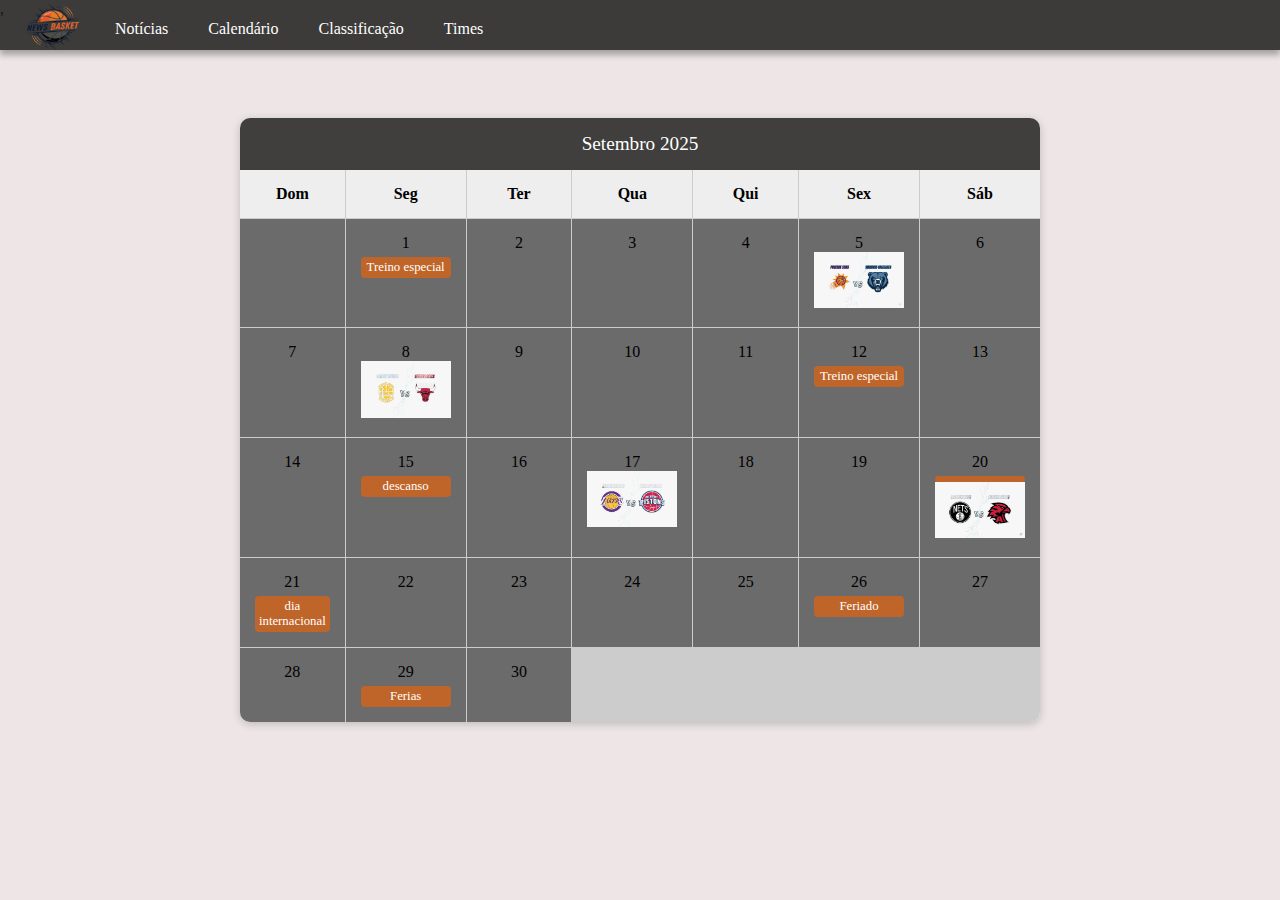
<file: basket/calendario.html>
<!DOCTYPE html>
<html lang="pt-BR">

<head>
  <meta charset="UTF-8">
  <meta name="viewport" content="width=device-width, initial-scale=1.0">
  ,<link rel="stylesheet" href="css/calendario.css">
  <title>Calendário de Basquete</title>
  <style>
  
  </style>
</head>

<body>

  <header id="top">
    <img  id="logoBasket" src="img/LOGO.png" alt="Logo">

    <!-- Links do topo da pagina -->
    <a class="link_top" href="index.html">Notícias</a>
    <a class="link_top" href="calendario.html">Calendário</a>
    <a class="link_top" href="classificação.html">Classificação</a>
    <a class="link_top" href="times.html">Times</a>
  
</header>


  <div class="calendario">
    <div class="calendario-header">Setembro 2025</div>
    <div class="calendario-grade">
      <div class="dia-nome">Dom</div>
      <div class="dia-nome">Seg</div>
      <div class="dia-nome">Ter</div>
      <div class="dia-nome">Qua</div>
      <div class="dia-nome">Qui</div>
      <div class="dia-nome">Sex</div>
      <div class="dia-nome">Sáb</div>


      <div class="dia"></div>
      <div class="dia">1
        <div class="evento">Treino especial</div>
      </div>
      <div class="dia">2</div>
      <div class="dia">3</div>
      <div class="dia">4</div>
      <div class="dia">5
        <img class="tamanho" src="img/WhatsApp Image 2025-09-08 at 23.50.11.jpeg" alt="">
      </div>
      <div class="dia">6</div>

      <div class="dia">7</div>
      <div class="dia">8
        <img class="tamanho" src="img/WhatsApp Image 2025-09-08 at 23.50.15 (2).jpeg" alt="">
      </div>
      <div class="dia">9</div>
      <div class="dia">10</div>
      <div class="dia">11</div>
      <div class="dia">12
        <div class="evento">Treino especial</div>
      </div>
      <div class="dia">13</div>

      <div class="dia">14</div>
      <div class="dia">15
        <div class="evento">descanso</div>
      </div>
      <div class="dia">16</div>
      <div class="dia">17
        <img class="tamanho" src="img/lakers.jpeg" alt="">
      </div>
      <div class="dia">18</div>
      <div class="dia">19</div>
      <div class="dia">20
        <div class="evento"></div>
        <img class="tamanho" src="img/WhatsApp Image 2025-09-08 at 23.50.15 (1).jpeg" alt="">
      </div>


      <div class="dia">21
        <div class="evento">dia internacional</div>
      </div>
      <div class="dia">22</div>
      <div class="dia">23</div>
      <div class="dia">24</div>
      <div class="dia">25</div>
      <div class="dia">26
        <div class="evento">Feriado</div>
      </div>
      <div class="dia">27</div>
      <div class="dia">28</div>
      <div class="dia">29
        <div class="evento">Ferias</div>
      </div>
      <div class="dia">30

      </div>
    </div>
  </div>
</body>

</html>
</file>
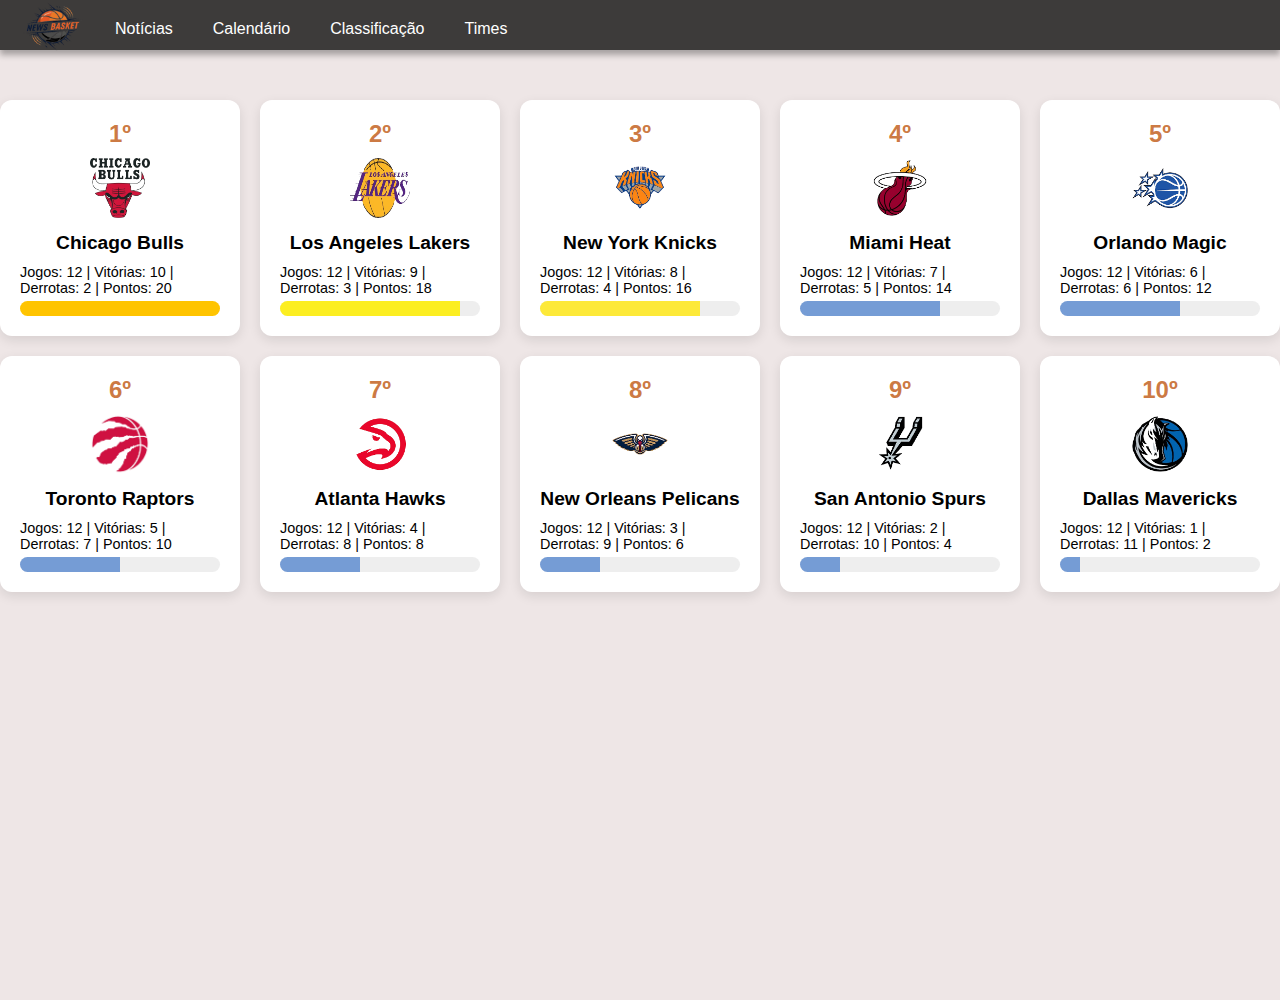
<file: basket/classificação.html>
<!DOCTYPE html>
<html lang="pt-BR">

<head>
  <meta charset="UTF-8">
  <meta name="viewport" content="width=device-width, initial-scale=1.0">
  <title>Classificação do Campeonato de Basquete</title>
  <link rel="stylesheet" href="css/classificacao.css">
  <style>
    
  </style>
</head>

<body>
  <header id="top">
    <img  id="logoBasket" src="img/LOGO.png" alt="Logo">

    <!-- Links do topo da pagina -->
    <a class="link_top" href="index.html">Notícias</a>
    <a class="link_top" href="calendario.html">Calendário</a>
    <a class="link_top" href="classificação.html">Classificação</a>
    <a class="link_top" href="times.html">Times</a>
  
</header>
  
  <div class="grade">
    <div class="cartao pos1">
      <div class="posicao">1º</div>
      <img src="img/chigago bulls.png" alt="Time A">
      <div class="nome-time">Chicago
        Bulls</div>
      <div class="estatisticas">Jogos: 12 | Vitórias: 10 | Derrotas: 2 | Pontos: 20</div>
      <div class="barra-container">
        <div class="barra" style="width:100%"></div>
      </div>
    </div>

    <div class="cartao pos2">
      <div class="posicao">2º</div>
      <img src="img/lakers.png" alt="Time B">
      <div class="nome-time">Los Angeles
        Lakers</div>
      <div class="estatisticas">Jogos: 12 | Vitórias: 9 | Derrotas: 3 | Pontos: 18</div>
      <div class="barra-container">
        <div class="barra" style="width:90%"></div>
      </div>
    </div>

    <div class="cartao pos3">
      <div class="posicao">3º</div>
      <img src="img/new york.png" alt="Time C">
      <div class="nome-time">New York
        Knicks</div>
      <div class="estatisticas">Jogos: 12 | Vitórias: 8 | Derrotas: 4 | Pontos: 16</div>
      <div class="barra-container">
        <div class="barra" style="width:80%"></div>
      </div>
    </div>

    <div class="cartao">
      <div class="posicao">4º</div>
      <img src="img/Miami Heat.png" alt="Time D">
      <div class="nome-time">Miami
        Heat</div>
      <div class="estatisticas">Jogos: 12 | Vitórias: 7 | Derrotas: 5 | Pontos: 14</div>
      <div class="barra-container">
        <div class="barra" style="width:70%"></div>
      </div>
    </div>

    <div class="cartao">
      <div class="posicao">5º</div>
      <img src="img/Orlando Magic.png" alt="Time E">
      <div class="nome-time">Orlando
        Magic</div>
      <div class="estatisticas">Jogos: 12 | Vitórias: 6 | Derrotas: 6 | Pontos: 12</div>
      <div class="barra-container">
        <div class="barra" style="width:60%"></div>
      </div>
    </div>

    <div class="cartao">
      <div class="posicao">6º</div>
      <img src="img/toronto raptors.png" alt="Time F">
      <div class="nome-time">Toronto
        Raptors</div>
      <div class="estatisticas">Jogos: 12 | Vitórias: 5 | Derrotas: 7 | Pontos: 10</div>
      <div class="barra-container">
        <div class="barra" style="width:50%"></div>
      </div>
    </div>

    <div class="cartao">
      <div class="posicao">7º</div>
      <img src="img/Atlanta Hawks.png" alt="Time G">
      <div class="nome-time">Atlanta
        Hawks</div>
      <div class="estatisticas">Jogos: 12 | Vitórias: 4 | Derrotas: 8 | Pontos: 8</div>
      <div class="barra-container">
        <div class="barra" style="width:40%"></div>
      </div>
    </div>

    <div class="cartao">
      <div class="posicao">8º</div>
      <img src="img/New Orleans Pelicans.png" alt="Time H">
      <div class="nome-time">New Orleans
        Pelicans</div>
      <div class="estatisticas">Jogos: 12 | Vitórias: 3 | Derrotas: 9 | Pontos: 6</div>
      <div class="barra-container">
        <div class="barra" style="width:30%"></div>
      </div>
    </div>

    <div class="cartao">
      <div class="posicao">9º</div>
      <img src="img/San Antonio Spurs.png" alt="Time I">
      <div class="nome-time">San Antonio
        Spurs</div>
      <div class="estatisticas">Jogos: 12 | Vitórias: 2 | Derrotas: 10 | Pontos: 4</div>
      <div class="barra-container">
        <div class="barra" style="width:20%"></div>
      </div>
    </div>

    <div class="cartao">
      <div class="posicao">10º</div>
      <img src="img/Dallas Mavericks.png" alt="Time J">
      <div class="nome-time">Dallas
        Mavericks</div>
      <div class="estatisticas">Jogos: 12 | Vitórias: 1 | Derrotas: 11 | Pontos: 2</div>
      <div class="barra-container">
        <div class="barra" style="width:10%"></div>
      </div>
    </div>
  </div>
</body>

</html>
</file>
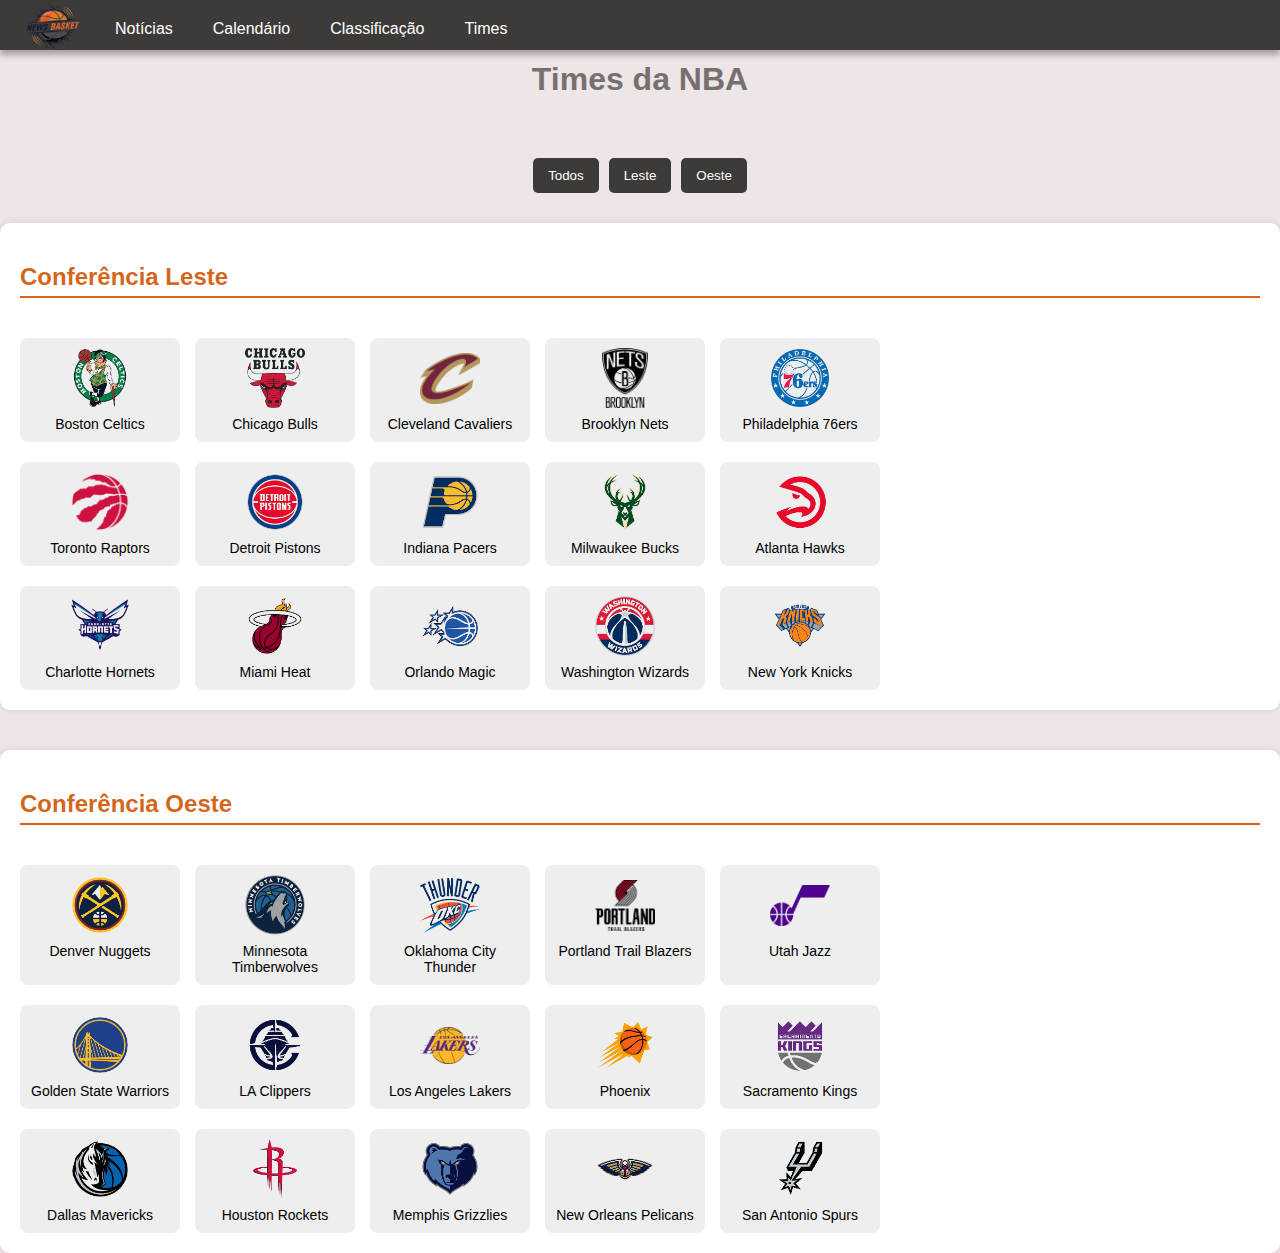
<file: basket/times.html>
<!DOCTYPE html>
<html lang="pt-br">
<head>
  <meta charset="UTF-8" />
  <meta name="viewport" content="width=device-width, initial-scale=1.0"/>
  <title>Times da NBA</title>
  <link rel="stylesheet" href="css/times.css">
</head>
<body>
<header id="top">
    <img  id="logoBasket" src="img/LOGO.png" alt="Logo">

    <!-- Links do topo da pagina -->
    <a class="link_top" href="index.html">Notícias</a>
    <a class="link_top" href="calendario.html">Calendário</a>
    <a class="link_top" href="classificação.html">Classificação</a>
    <a class="link_top" href="times.html">Times</a>
  
</header>
  <header>
    <h1>Times da NBA</h1>
    <div class="filter-buttons">
      <button onclick="mostrarTodos()">Todos</button>
      <button onclick="filtrarConferencia('leste')">Leste</button>
      <button onclick="filtrarConferencia('oeste')">Oeste</button>
    </div>
  </header>

  <main id="times-container">

    <!-- Conferência Leste -->
    <section class="conferencia leste">
      <h2>Conferência Leste</h2>

      <div class="times">
 

      <div class="time">
  <img src="img/boston celtics.png" alt="golden state warriors" />
  <span>Boston Celtics</span>
</div>

<div class="time">
  <img src="img/chigago bulls.png" alt="La Clippers" />
  <span>Chicago Bulls</span>
</div>

 <div class="time">
  <img src="img/Cleveland Cavaliers.png" alt="Los Angeles Lakers" />
  <span>Cleveland Cavaliers</span>
</div>

    <div class="time">
  <img src="img/brookylin.png" alt="Phoenix Suns" />
  <span>Brooklyn Nets</span>
</div>

   <div class="time">
  <img src="img/Philadelphia 76ers.png" alt="Sacramento Kings" />
  <span>Philadelphia 76ers</span>
</div>

</div>

 <div class="times">
 

      <div class="time">
  <img src="img/toronto raptors.png" alt="golden state warriors" />
  <span>Toronto Raptors</span>
</div>

<div class="time">
  <img src="img/Detroit Pistons.png" alt="La Clippers" />
  <span>Detroit Pistons</span>
</div>

 <div class="time">
  <img src="img/Indiana Pacers.png" alt="Los Angeles Lakers" />
  <span>Indiana Pacers</span>
</div>

    <div class="time">
  <img src="img/Milwaukee Bucks.png" alt="Phoenix Suns" />
  <span>Milwaukee Bucks</span>
</div>

   <div class="time">
  <img src="img/Atlanta Hawks.png" alt="Sacramento Kings" />
  <span>Atlanta Hawks</span>
</div>

</div>

 <div class="times">
 

      <div class="time">
  <img src="img/Charlotte Hornets.png" alt="golden state warriors" />
  <span>Charlotte Hornets</span>
</div>

<div class="time">
  <img src="img/Miami Heat.png" alt="La Clippers" />
  <span>Miami Heat</span>
</div>

 <div class="time">
  <img src="img/Orlando Magic.png" alt="Los Angeles Lakers" />
  <span>Orlando Magic</span>
</div>

    <div class="time">
  <img src="img/Washington Wizards.png" alt="Phoenix Suns" />
  <span>Washington Wizards</span>
</div>

   <div class="time">
  <img src="img/new york.png" alt="Sacramento Kings" />
  <span>New York Knicks</span>
</div>

</div>
    </section>

      

      

    <!-- Conferência Oeste -->
    <section class="conferencia oeste">
      <h2>Conferência Oeste</h2>


<div class="times">
    
      <div class="time">
  <img src="img/denver nuggets.png" alt="golden state warriors" />
  <span>Denver Nuggets</span>
</div>

<div class="time">
  <img src="img/minnessota.png" alt="La Clippers" />
  <span>Minnesota Timberwolves</span>
</div>

 <div class="time">
  <img src="img/Oklahoma City Thunder.png" alt="Los Angeles Lakers" />
  <span>Oklahoma City Thunder</span>
</div>

    <div class="time">
  <img src="img/Portland Trail Blazers.png" alt="Phoenix Suns" />
  <span>Portland Trail Blazers</span>
</div>

<div class="time">
  <img src="img/Utah Jazz.png" alt="Phoenix Suns" />
  <span>Utah Jazz</span>
</div>

    </div>

 <div class="times">

      <div class="time">
  <img src="img/golden State.png" alt="golden state warriors" />
  <span>Golden State Warriors</span>
</div>

<div class="time">
  <img src="img/La clippers.png" alt="La Clippers" />
  <span>LA Clippers</span>
</div>

 <div class="time">
  <img src="img/lakers.png" alt="Los Angeles Lakers" />
  <span>Los Angeles Lakers</span>
</div>

    <div class="time">
  <img src="img/Phoenix Suns.png" alt="Phoenix Suns" />
  <span>Phoenix </span>
</div>

   <div class="time">
  <img src="img/sacramento kings.png" alt="Sacramento Kings" />
  <span>Sacramento Kings</span>
</div>

</div>

<div class="times">
 

      <div class="time">
  <img src="img/Dallas Mavericks.png" alt="golden state warriors" />
  <span>Dallas Mavericks</span>
</div>

<div class="time">
  <img src="img/Houston Rockets.png" alt="La Clippers" />
  <span>Houston Rockets</span>
</div>

 <div class="time">
  <img src="img/Memphis Grizzlies.png" alt="Los Angeles Lakers" />
  <span>Memphis Grizzlies</span>
</div>

    <div class="time">
  <img src="img/New Orleans Pelicans.png" alt="Phoenix Suns" />
  <span>New Orleans Pelicans</span>
</div>

   <div class="time">
  <img src="img/San Antonio Spurs.png" alt="Sacramento Kings" />
  <span>San Antonio Spurs</span>
</div>

</div>

      
    </section>

  </main>

  <script>
    function filtrarConferencia(conferencia) {
  const secoes = document.querySelectorAll('.conferencia');

  secoes.forEach(secao => {
    if (secao.classList.contains(conferencia)) {
      secao.style.display = 'block';
    } else {
      secao.style.display = 'none';
    }
  });
}

function mostrarTodos() {
  const secoes = document.querySelectorAll('.conferencia');
  secoes.forEach(secao => secao.style.display = 'block');
}
  </script>
</body>
</html>
</file>
<file: basket/css/calendario.css>
body { 
    margin: 0;
    padding: 0;
    width: 100vw;
    height: 100vh;
    overflow-x: hidden;
    background-color: rgb(238, 230, 230);
 }

  #top { 
    position: absolute; 
    width: 100%;
    height: 50px;
    background-color: rgba(26, 25, 24, 0.836);
    text-align: center;
    top: 0;
    display: flex;
    justify-content: flex-start;
    box-shadow: 0 5px 6px rgba(0, 0, 0, 0.3);
}

#logoBasket {               /*Logo do site*/
    width: 85px;
    height: 85px;
    margin-right: 20px;
    padding-left:10px;
    margin-top: -17px;
}
.link_top{
    margin-top: 20px;
    margin-right: 40px;
    color: white;
    text-decoration: none;
}

.link_top:hover{
   color: rgb(247, 163, 107);
    border-bottom: 5px solid rgba(209, 86, 4, 0.911);
    border-radius: 5px;
}

#title2 {
     display: flex;
     align-items: center;
     justify-content: center;
     height: calc(50vh - 60px);
     margin: 0 auto; 
     width: 100%;
     color: rgb(119, 112, 112);
     font-family: sans-serif;
}

    .calendario {
      max-width: 800px;
      margin: 20px auto;
      background: #fff;
      border-radius: 10px;
      overflow: hidden;
      box-shadow: 0 2px 8px rgba(0, 0, 0, 0.2);
      margin-top: 100px;
    }

    .calendario-header {
      background: rgba(26, 25, 24, 0.836);;
      color: white;
      padding: 15px;
      text-align: center;
      font-size: 1.2em;
    }

    .calendario-grade {
      display: grid;
      grid-template-columns: repeat(7, 1fr);
      gap: 1px;
      background: #ccc;
    }

    .dia-nome,
    .dia {
      background: rgba(87, 87, 87, 0.836);
      padding: 15px;
      text-align: center;

    }

    .dia-nome {
      font-weight: bold;
      background: #eee;
    }

    .evento {
      margin-top: 5px;
      padding: 3px;
      font-size: 0.8em;
      border-radius: 4px;
      color: #fff;
      background: rgba(199, 100, 34, 0.911);
    }

    .tamanho {
      width: 90px;
    }
</file>
<file: basket/css/classificacao.css>
body { 
    margin: 0;
    padding: 0;
    width: 100vw;
    height: 100vh;
    overflow-x: hidden;
    font-family: sans-serif;
    background-color: rgb(238, 230, 230);
 }


 #top { 
    position: absolute; 
    width: 100%;
    height: 50px;
    background-color: rgba(26, 25, 24, 0.836);
    text-align: center;
    top: 0;
    display: flex;
    justify-content: flex-start;
     box-shadow: 0 5px 6px rgba(0, 0, 0, 0.3);

}

#logoBasket {               /*Logo do site*/
    width: 85px;
    height: 85px;
    margin-right: 20px;
    padding-left:10px;
    margin-top: -17px;
}
.link_top{
    margin-top: 20px;
    margin-right: 40px;
    color: white;
    text-decoration: none;
}

.link_top:hover{
   color: rgb(247, 163, 107);
    border-bottom: 5px solid rgba(209, 86, 4, 0.911);
    border-radius: 5px;
}

#title2 {
     display: flex;
     align-items: center;
     justify-content: center;
     height: calc(50vh - 60px);
     margin: 0 auto; 
     width: 100%;
     color: rgb(119, 112, 112);
     font-family: sans-serif;
}


    .grade {
      display: grid;
      grid-template-columns: repeat(auto-fit, minmax(220px, 1fr));
      gap: 20px;
      margin-top: 100px;
    }

    .cartao {
      background: white;
      border-radius: 12px;
      padding: 20px;
      box-shadow: 0 4px 12px rgba(0, 0, 0, 0.1);
      text-align: center;
      position: relative;
      transition: transform 0.2s;
    }

    .cartao:hover {
      transform: translateY(-5px);
    }

    .cartao .posicao {
      font-size: 1.5em;
      font-weight: bold;
      color: rgba(199, 109, 49, 0.911);
    }

    .cartao img {
      width: 60px;
      height: 60px;
      margin: 10px 0;
    }

    .cartao .nome-time {
      font-size: 1.2em;
      margin-bottom: 10px;
      font-weight: bold;
    }

    .estatisticas {
      text-align: left;
      margin-top: 10px;
      font-size: 0.9em;
    }

    .barra-container {
      background: #eee;
      border-radius: 8px;
      overflow: hidden;
      margin-top: 5px;
    }

    .barra {
      height: 15px;
      background: #0650be85;
      width: 0%;
    }

    .cartao.pos1 .barra {
      background: rgb(255, 196, 0);
    }

    .cartao.pos2 .barra {
      background: rgba(253, 238, 21, 0.945);
    }

    .cartao.pos3 .barra {
      background: #ffe81ada;
    }
    header {
  text-align: center;
  margin-bottom: 30px;
}
</file>
<file: basket/css/times.css>
body { 
    margin: 0;
    padding: 0;
    width: 100vw;
    height: 100vh;
    overflow-x: hidden;
    font-family: sans-serif;
    background-color: rgb(238, 230, 230);
 }
header {
  text-align: center;
  margin-bottom: 30px;
}

#top { 
    position: absolute; 
    width: 100%;
    height: 50px;
    background-color: rgba(26, 25, 24, 0.836);
    text-align: center;
    top: 0;
    display: flex;
    justify-content: flex-start;
    box-shadow: 0 5px 6px rgba(0, 0, 0, 0.3);
}

#logoBasket {               /*Logo do site*/
    width: 85px;
    height: 85px;
    margin-right: 20px;
    padding-left:10px;
    margin-top: -17px;
}
.link_top{
    margin-top: 20px;
    margin-right: 40px;
    color: white;
    text-decoration: none;
}

.link_top:hover{
    color: rgb(247, 163, 107);
    border-bottom: 5px solid rgba(209, 86, 4, 0.911);
    border-radius: 5px;
}

#title2 {
     display: flex;
     align-items: center;
     justify-content: center;
     height: calc(50vh - 60px);
     margin: 0 auto; 
     width: 100%;
     color: rgb(119, 112, 112);
     font-family: sans-serif;
}

h1 {
  margin-bottom: 100px;
  position: relative;
  top: 40px;
  color: rgb(119, 112, 112);;
  
}

.filter-buttons {
  display: flex;
  justify-content: center;
  gap: 10px;
}

.filter-buttons button {
  padding: 10px 15px;
  background-color: rgba(26, 25, 24, 0.836);
  border: none;
  color: white;
  cursor: pointer;
  border-radius: 5px;
  transition: background-color 0.3s;
}

.filter-buttons button:hover {
  background-color: rgba(66, 66, 65, 0.836);
}

#times-container {
  display: flex;
  flex-direction: column;
  gap: 40px;
}

/* Seção por conferência */
.conferencia {
  background-color: #fff;
  padding: 20px;
  border-radius: 10px;
  box-shadow: 0 0 8px rgba(0, 0, 0, 0.1);
}

.conferencia h2 {
  color: rgba(209, 86, 4, 0.911);
  border-bottom: 2px solid rgba(209, 86, 4, 0.911);
  padding-bottom: 5px;
  margin-bottom: 20px;
}

/* Divisão */
.divisao {
  margin-bottom: 20px;
}

.divisao h3 {
  margin-bottom: 10px;
  color: #333;
}

/* Times */
.times {
  display: flex;
  flex-wrap: wrap;
  gap: 15px;
}



.time {
  display: flex;
  flex-direction: column;  /* ✅ empilha verticalmente */
  align-items: center;     /* ✅ centraliza imagem e texto */
  padding: 10px;
  width: 140px;
  background-color: #eee;
  border-radius: 8px;
  transition: transform 0.3s;
  margin-top: 20px;
}


.time:hover {
  transform: scale(1.05);
  background-color: #d6eaff;
}

.time img {
  width: 60px;
  height: 60px;
  object-fit: contain;
  margin-bottom: 8px; /* Espaço entre logo e nome */
}

.time span {
  font-size: 14px;
  font-weight: 500;
  text-align: center;
}
</file>
